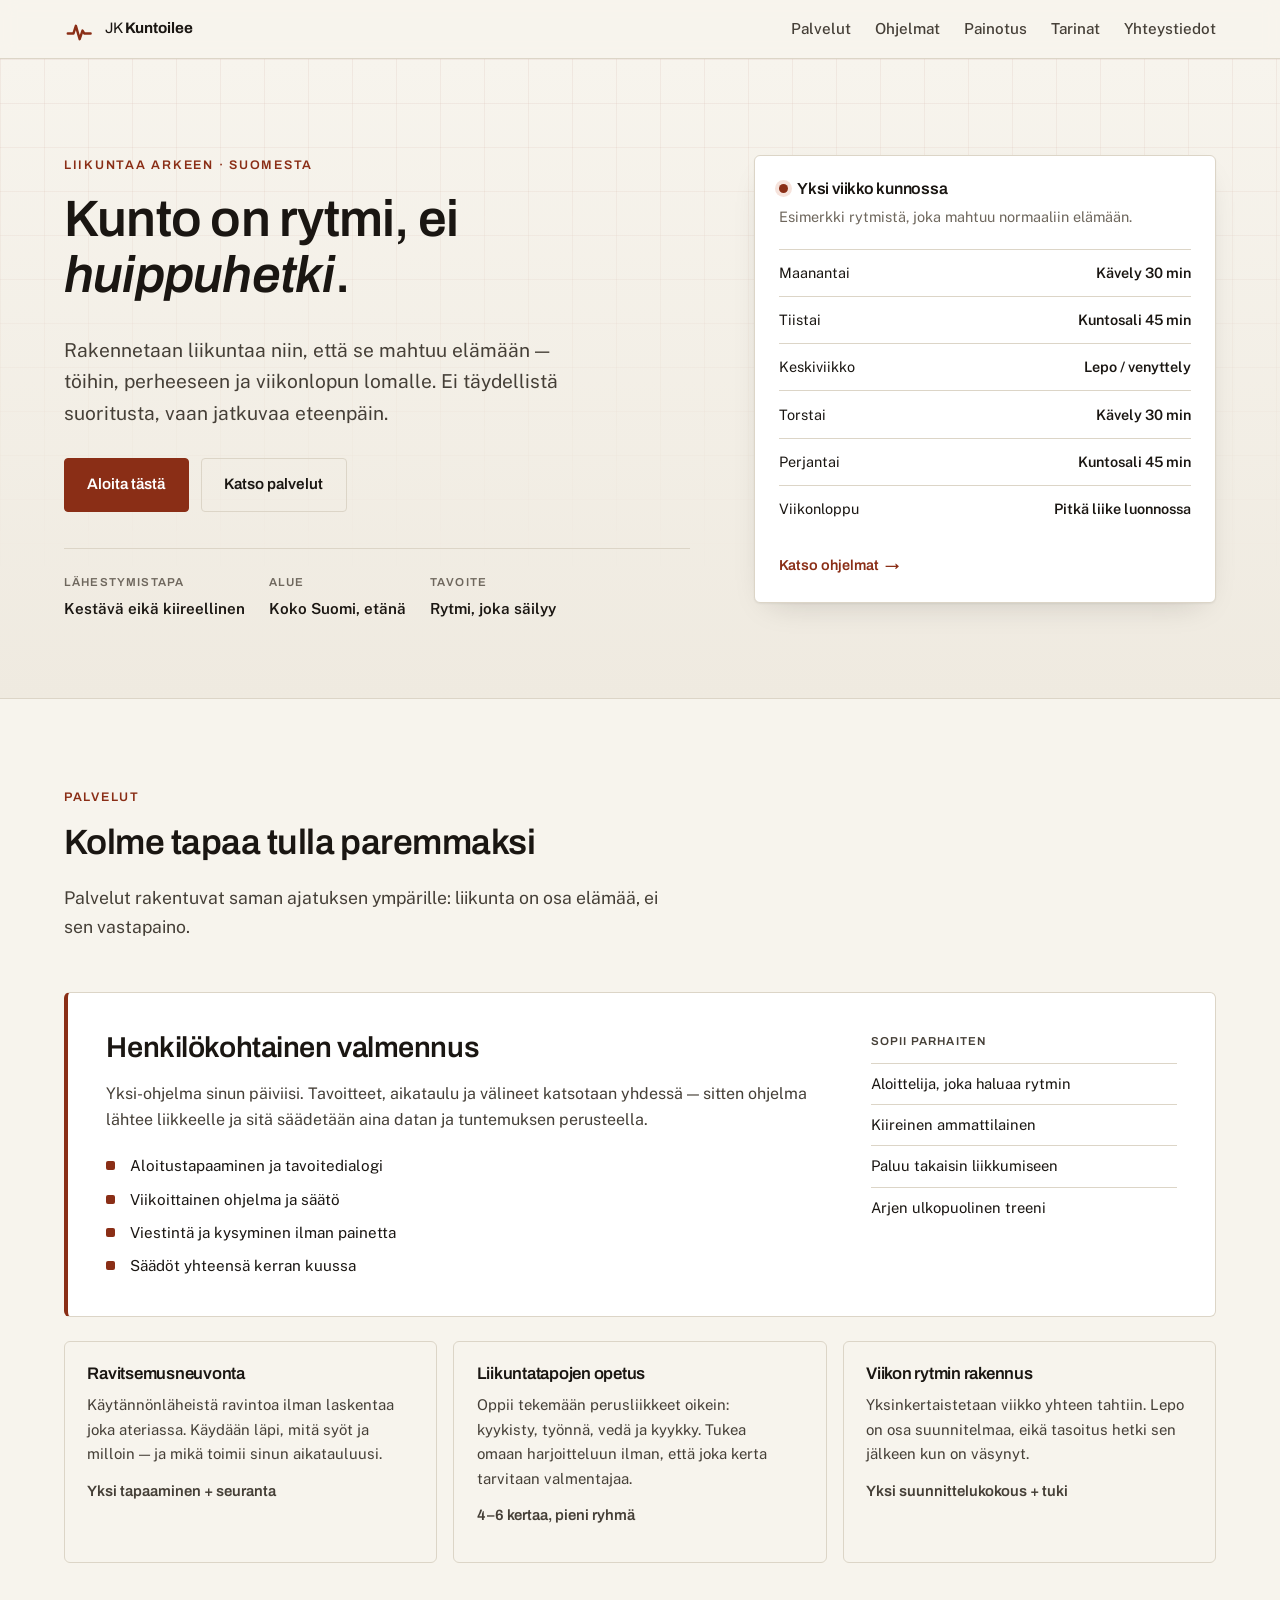
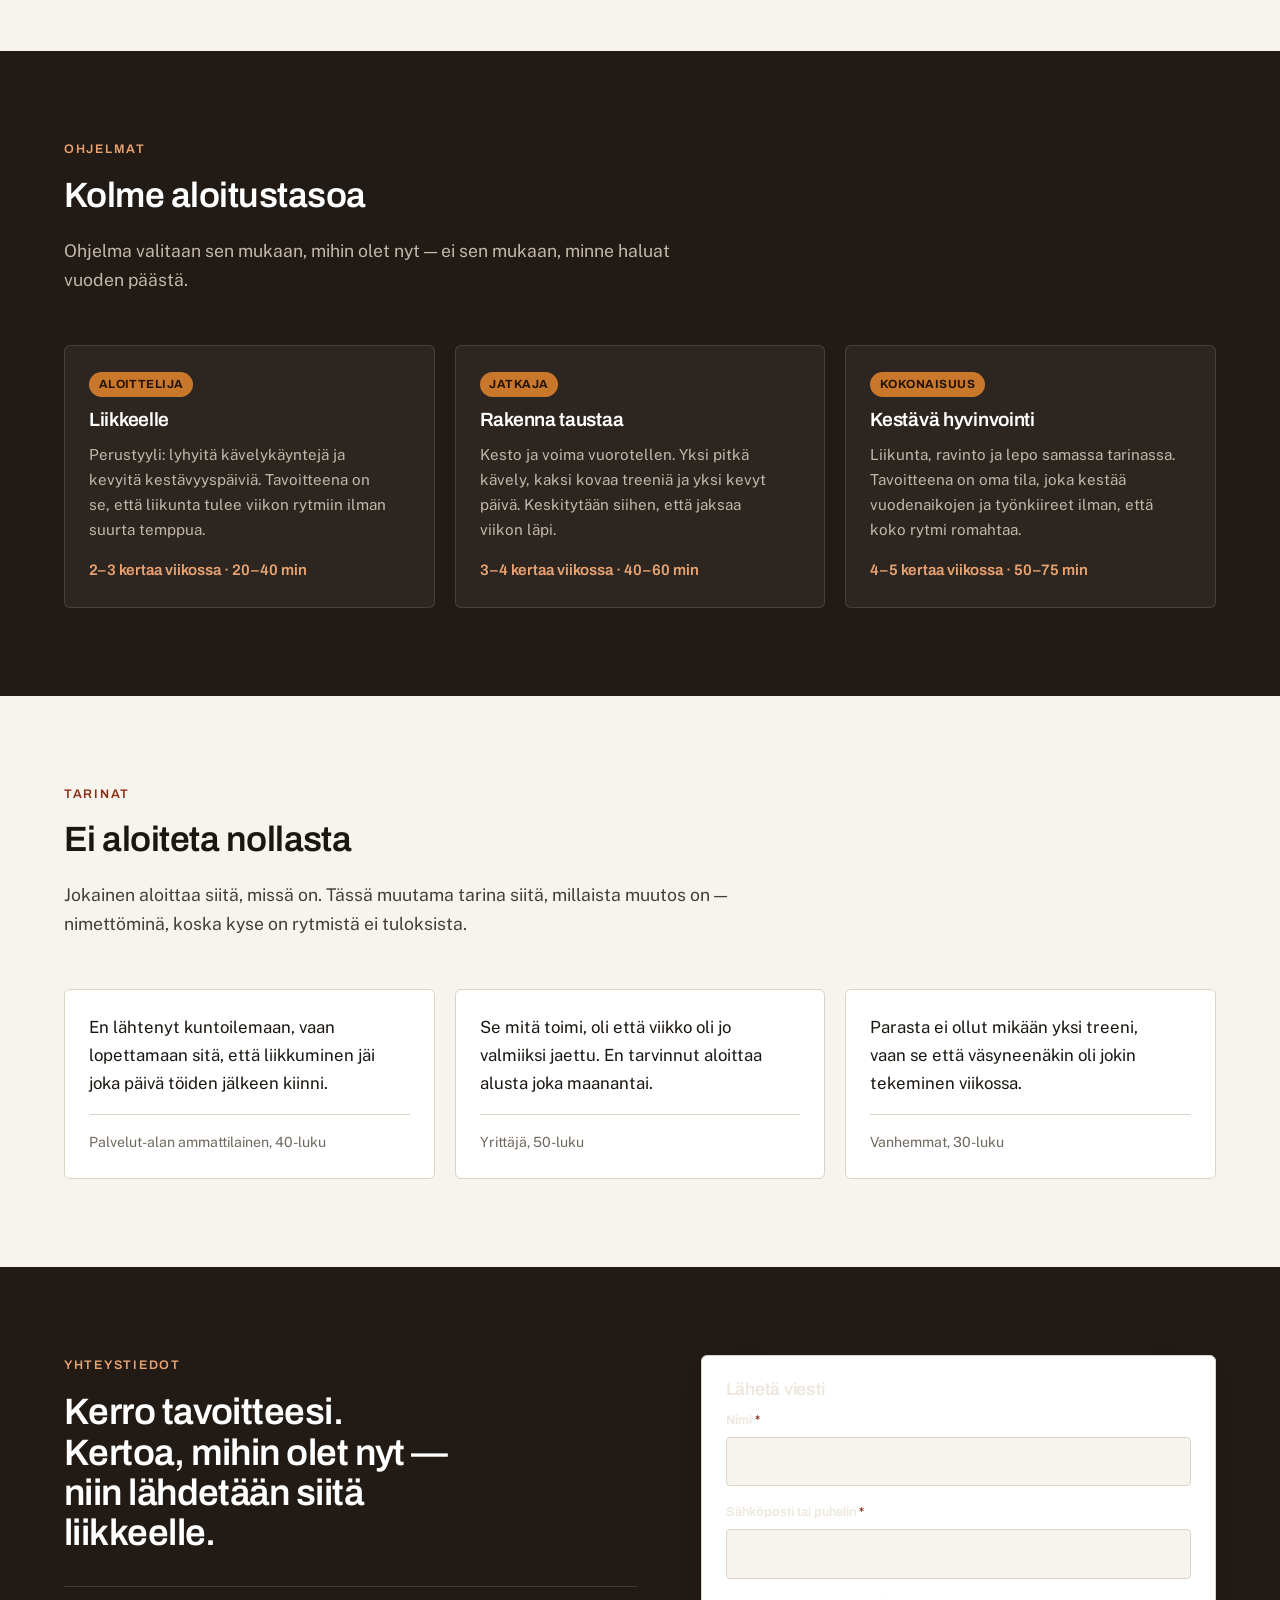
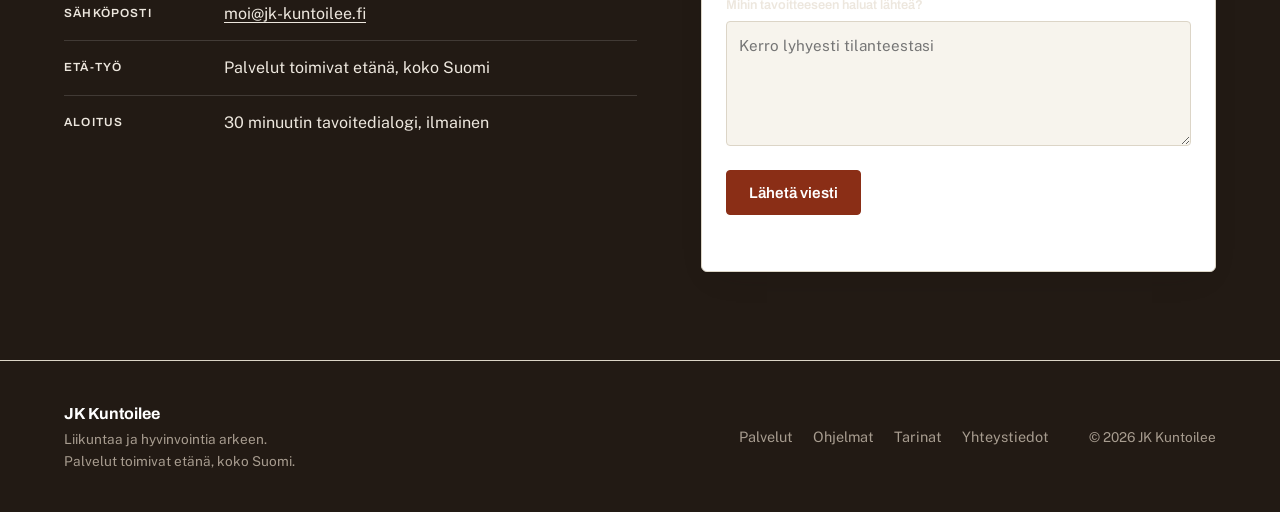
<file: index.html>
<!DOCTYPE html>
<html lang="fi">
<head>
<meta charset="utf-8">
<meta name="viewport" content="width=device-width, initial-scale=1">
<title>JK Kuntoilee — liikuntaa ja hyvinvointia arkeen</title>
<meta name="description" content="JK Kuntoilee — henkilökohtaista liikuntavalmennusta, ravintoneuvontaa ja kestävää hyvinvointia. Tavoitteena on rytmi, joka säilyy.">
<link rel="icon" href="favicon.svg" type="image/svg+xml">
<link rel="preconnect" href="https://fonts.googleapis.com">
<link rel="preconnect" href="https://fonts.gstatic.com" crossorigin>
<link href="https://fonts.googleapis.com/css2?family=Archivo:wght@400;500;600;700&family=Public+Sans:wght@400;500;600&display=swap" rel="stylesheet">
<link rel="stylesheet" href="styles.css">
</head>
<body>

<a class="skip" href="#sisalto">Siirry sisältöön</a>

<header class="site-head">
  <div class="wrap head-inner">
    <a class="brand" href="index.html">
      <svg class="brand-mark" viewBox="0 0 32 32" aria-hidden="true" focusable="false">
        <path d="M4 20.5h6l2.5-8 4 14 3-9 1.8 3H28" fill="none" stroke="currentColor"
              stroke-width="2.6" stroke-linecap="round" stroke-linejoin="round"/>
      </svg>
      <span class="brand-text">JK <strong>Kuntoilee</strong></span>
    </a>
    <nav class="nav" aria-label="Päävalikko">
      <a href="#palvelut">Palvelut</a>
      <a href="#ohjelmat">Ohjelmat</a>
      <a href="painotus.html">Painotus</a>
      <a href="#tarinat">Tarinat</a>
      <a href="#yhteystiedot">Yhteystiedot</a>
    </nav>
  </div>
</header>

<main id="sisalto">

  <section class="hero">
    <div class="wrap hero-grid">
      <div class="hero-copy">
        <p class="eyebrow">Liikuntaa arkeen · Suomesta</p>
        <h1>Kunto on rytmi, ei <em>huippuhetki</em>.</h1>
        <p class="lede">
          Rakennetaan liikuntaa niin, että se mahtuu elämään — töihin, perheeseen
          ja viikonlopun lomalle. Ei täydellistä suoritusta, vaan jatkuvaa eteenpäin.
        </p>
        <div class="hero-actions">
          <a class="btn" href="#yhteystiedot">Aloita tästä</a>
          <a class="btn btn-ghost" href="#palvelut">Katso palvelut</a>
        </div>
        <dl class="hero-facts">
          <div><dt>Lähestymistapa</dt><dd>Kestävä eikä kiireellinen</dd></div>
          <div><dt>Alue</dt><dd>Koko Suomi, etänä</dd></div>
          <div><dt>Tavoite</dt><dd>Rytmi, joka säilyy</dd></div>
        </dl>
      </div>

      <aside class="hero-card" aria-label="Viikon rytmi">
        <div class="hero-card-head">
          <span class="dot"></span>
          <h2>Yksi viikko kunnossa</h2>
        </div>
        <p class="hero-card-sub">Esimerkki rytmistä, joka mahtuu normaaliin elämään.</p>
        <ul class="hero-card-list">
          <li><span>Maanantai</span><strong>Kävely 30 min</strong></li>
          <li><span>Tiistai</span><strong>Kuntosali 45 min</strong></li>
          <li><span>Keskiviikko</span><strong>Lepo / venyttely</strong></li>
          <li><span>Torstai</span><strong>Kävely 30 min</strong></li>
          <li><span>Perjantai</span><strong>Kuntosali 45 min</strong></li>
          <li><span>Viikonloppu</span><strong>Pitkä liike luonnossa</strong></li>
        </ul>
        <a class="hero-card-link" href="#ohjelmat">Katso ohjelmat <span aria-hidden="true">→</span></a>
      </aside>
    </div>
  </section>

  <section class="section" id="palvelut">
    <div class="wrap">
      <header class="section-head">
        <p class="eyebrow">Palvelut</p>
        <h2>Kolme tapaa tulla paremmaksi</h2>
        <p class="section-lede">
          Palvelut rakentuvat saman ajatuksen ympärille: liikunta on osa elämää,
          ei sen vastapaino.
        </p>
      </header>

      <div class="service-lead">
        <div>
          <h3>Henkilökohtainen valmennus</h3>
          <p>
            Yksi-ohjelma sinun päiviisi. Tavoitteet, aikataulu ja välineet
            katsotaan yhdessä — sitten ohjelma lähtee liikkeelle ja sitä
            säädetään aina datan ja tuntemuksen perusteella.
          </p>
          <ul class="ticks">
            <li>Aloitustapaaminen ja tavoitedialogi</li>
            <li>Viikoittainen ohjelma ja säätö</li>
            <li>Viestintä ja kysyminen ilman painetta</li>
            <li>Säädöt yhteensä kerran kuussa</li>
          </ul>
        </div>
        <div class="service-lead-aside">
          <p class="aside-label">Sopii parhaiten</p>
          <ul class="aside-list">
            <li>Aloittelija, joka haluaa rytmin</li>
            <li>Kiireinen ammattilainen</li>
            <li>Paluu takaisin liikkumiseen</li>
            <li>Arjen ulkopuolinen treeni</li>
          </ul>
        </div>
      </div>

      <div class="service-row">
        <article class="service">
          <h3>Ravitsemusneuvonta</h3>
          <p>
            Käytännönläheistä ravintoa ilman laskentaa joka ateriassa.
            Käydään läpi, mitä syöt ja milloin — ja mikä toimii sinun
            aikatauluusi.
          </p>
          <p class="service-meta">Yksi tapaaminen + seuranta</p>
        </article>
        <article class="service">
          <h3>Liikuntatapojen opetus</h3>
          <p>
            Oppii tekemään perusliikkeet oikein: kyykisty, työnnä, vedä ja kyykky.
            Tukea omaan harjoitteluun ilman, että joka kerta tarvitaan valmentajaa.
          </p>
          <p class="service-meta">4–6 kertaa, pieni ryhmä</p>
        </article>
        <article class="service">
          <h3>Viikon rytmin rakennus</h3>
          <p>
            Yksinkertaistetaan viikko yhteen tahtiin. Lepo on osa suunnitelmaa,
            eikä tasoitus hetki sen jälkeen kun on väsynyt.
          </p>
          <p class="service-meta">Yksi suunnittelukokous + tuki</p>
        </article>
      </div>
    </div>
  </section>

  <section class="section section-alt" id="ohjelmat">
    <div class="wrap">
      <header class="section-head">
        <p class="eyebrow">Ohjelmat</p>
        <h2>Kolme aloitustasoa</h2>
        <p class="section-lede">
          Ohjelma valitaan sen mukaan, mihin olet nyt — ei sen mukaan, minne
          haluat vuoden päästä.
        </p>
      </header>

      <div class="levels">
        <article class="level">
          <span class="level-tag">Aloittelija</span>
          <h3>Liikkeelle</h3>
          <p>Perustyyli: lyhyitä kävelykäyntejä ja kevyitä kestävyyspäiviä. Tavoitteena on se, että liikunta tulee viikon rytmiin ilman suurta temppua.</p>
          <p class="level-meta">2–3 kertaa viikossa · 20–40 min</p>
        </article>
        <article class="level">
          <span class="level-tag">Jatkaja</span>
          <h3>Rakenna taustaa</h3>
          <p>Kesto ja voima vuorotellen. Yksi pitkä kävely, kaksi kovaa treeniä ja yksi kevyt päivä. Keskitytään siihen, että jaksaa viikon läpi.</p>
          <p class="level-meta">3–4 kertaa viikossa · 40–60 min</p>
        </article>
        <article class="level">
          <span class="level-tag">Kokonaisuus</span>
          <h3>Kestävä hyvinvointi</h3>
          <p>Liikunta, ravinto ja lepo samassa tarinassa. Tavoitteena on oma tila, joka kestää vuodenaikojen ja työnkiireet ilman, että koko rytmi romahtaa.</p>
          <p class="level-meta">4–5 kertaa viikossa · 50–75 min</p>
        </article>
      </div>
    </div>
  </section>

  <section class="section" id="tarinat">
    <div class="wrap">
      <header class="section-head">
        <p class="eyebrow">Tarinat</p>
        <h2>Ei aloiteta nollasta</h2>
        <p class="section-lede">
          Jokainen aloittaa siitä, missä on. Tässä muutama tarina siitä, millaista
          muutos on — nimettöminä, koska kyse on rytmistä ei tuloksista.
        </p>
      </header>
      <div class="quotes">
        <blockquote>
          <p>En lähtenyt kuntoilemaan, vaan lopettamaan sitä, että liikkuminen jäi joka päivä töiden jälkeen kiinni.</p>
          <cite>Palvelut-alan ammattilainen, 40-luku</cite>
        </blockquote>
        <blockquote>
          <p>Se mitä toimi, oli että viikko oli jo valmiiksi jaettu. En tarvinnut aloittaa alusta joka maanantai.</p>
          <cite>Yrittäjä, 50-luku</cite>
        </blockquote>
        <blockquote>
          <p>Parasta ei ollut mikään yksi treeni, vaan se että väsyneenäkin oli jokin tekeminen viikossa.</p>
          <cite>Vanhemmat, 30-luku</cite>
        </blockquote>
      </div>
    </div>
  </section>

  <section class="section section-alt" id="yhteystiedot">
    <div class="wrap contact-grid">
      <div class="contact-copy">
        <p class="eyebrow">Yhteystiedot</p>
        <h2>Kerro tavoitteesi. Kertoa, mihin olet nyt — niin lähdetään siitä liikkeelle.</h2>
        <ul class="contact-list">
          <li>
            <span class="contact-label">Sähköposti</span>
            <a href="mailto:moi@jk-kuntoilee.fi">moi@jk-kuntoilee.fi</a>
          </li>
          <li>
            <span class="contact-label">Etä-työ</span>
            <span>Palvelut toimivat etänä, koko Suomi</span>
          </li>
          <li>
            <span class="contact-label">Aloitus</span>
            <span>30 minuutin tavoitedialogi, ilmainen</span>
          </li>
        </ul>
      </div>

      <form class="contact-form" id="yhteydenotto" novalidate>
        <h3>Lähetä viesti</h3>
        <label class="field">
          <span>Nimi <em>*</em></span>
          <input type="text" name="nimi" autocomplete="name" required>
        </label>
        <label class="field">
          <span>Sähköposti tai puhelin <em>*</em></span>
          <input type="text" name="yhteys" autocomplete="email" required>
        </label>
        <label class="field">
          <span>Mihin tavoitteeseen haluat lähteä?</span>
          <textarea name="viesti" rows="4" placeholder="Kerro lyhyesti tilanteestasi"></textarea>
        </label>
        <button class="btn" type="submit">Lähetä viesti</button>
        <p class="form-note" id="form-note" role="status"></p>
      </form>
    </div>
  </section>

</main>

<footer class="site-foot">
  <div class="wrap foot-grid">
    <div>
      <p class="foot-brand">JK Kuntoilee</p>
      <p class="foot-small">Liikuntaa ja hyvinvointia arkeen.<br>Palvelut toimivat etänä, koko Suomi.</p>
    </div>
    <nav class="foot-nav" aria-label="Alavalikko">
      <a href="#palvelut">Palvelut</a>
      <a href="#ohjelmat">Ohjelmat</a>
      <a href="#tarinat">Tarinat</a>
      <a href="#yhteystiedot">Yhteystiedot</a>
    </nav>
    <p class="foot-small">© <span id="vuosi"></span> JK Kuntoilee</p>
  </div>
</footer>

<script src="script.js"></script>
</body>
</html>
</file>
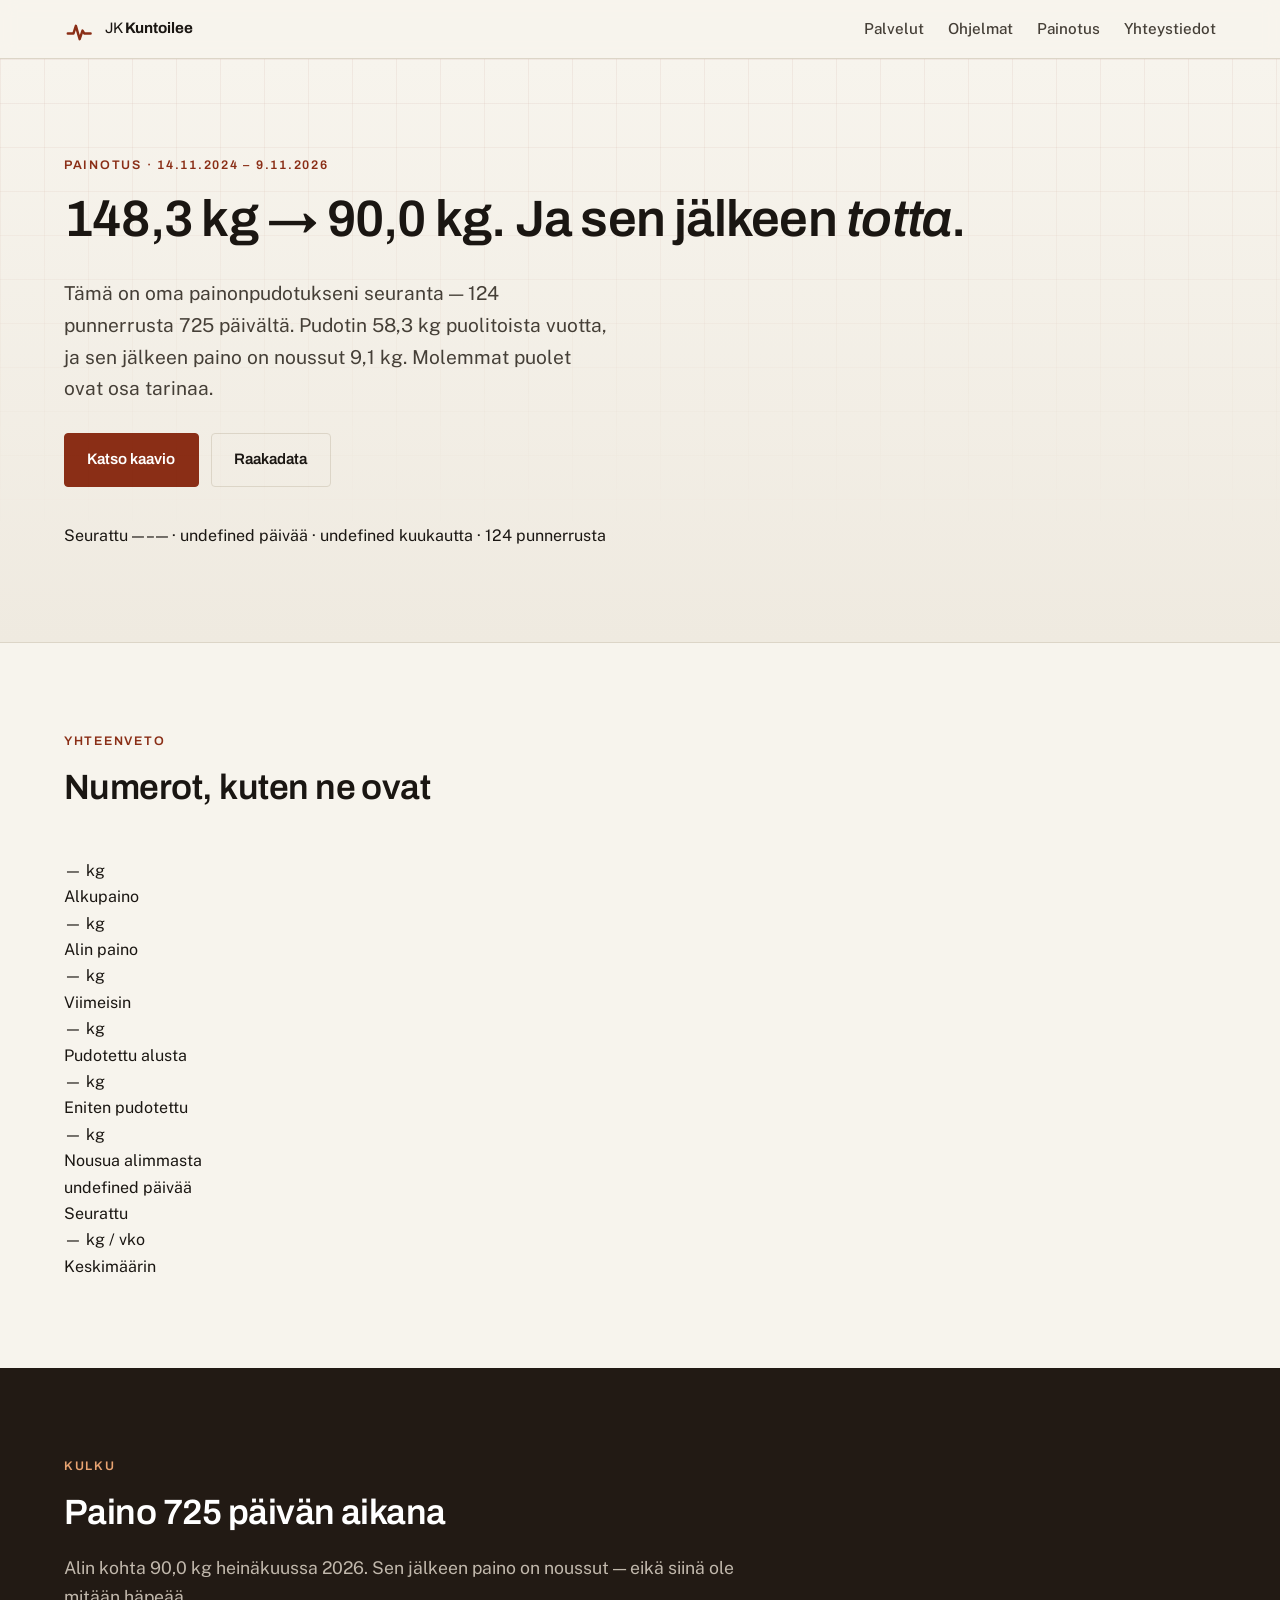
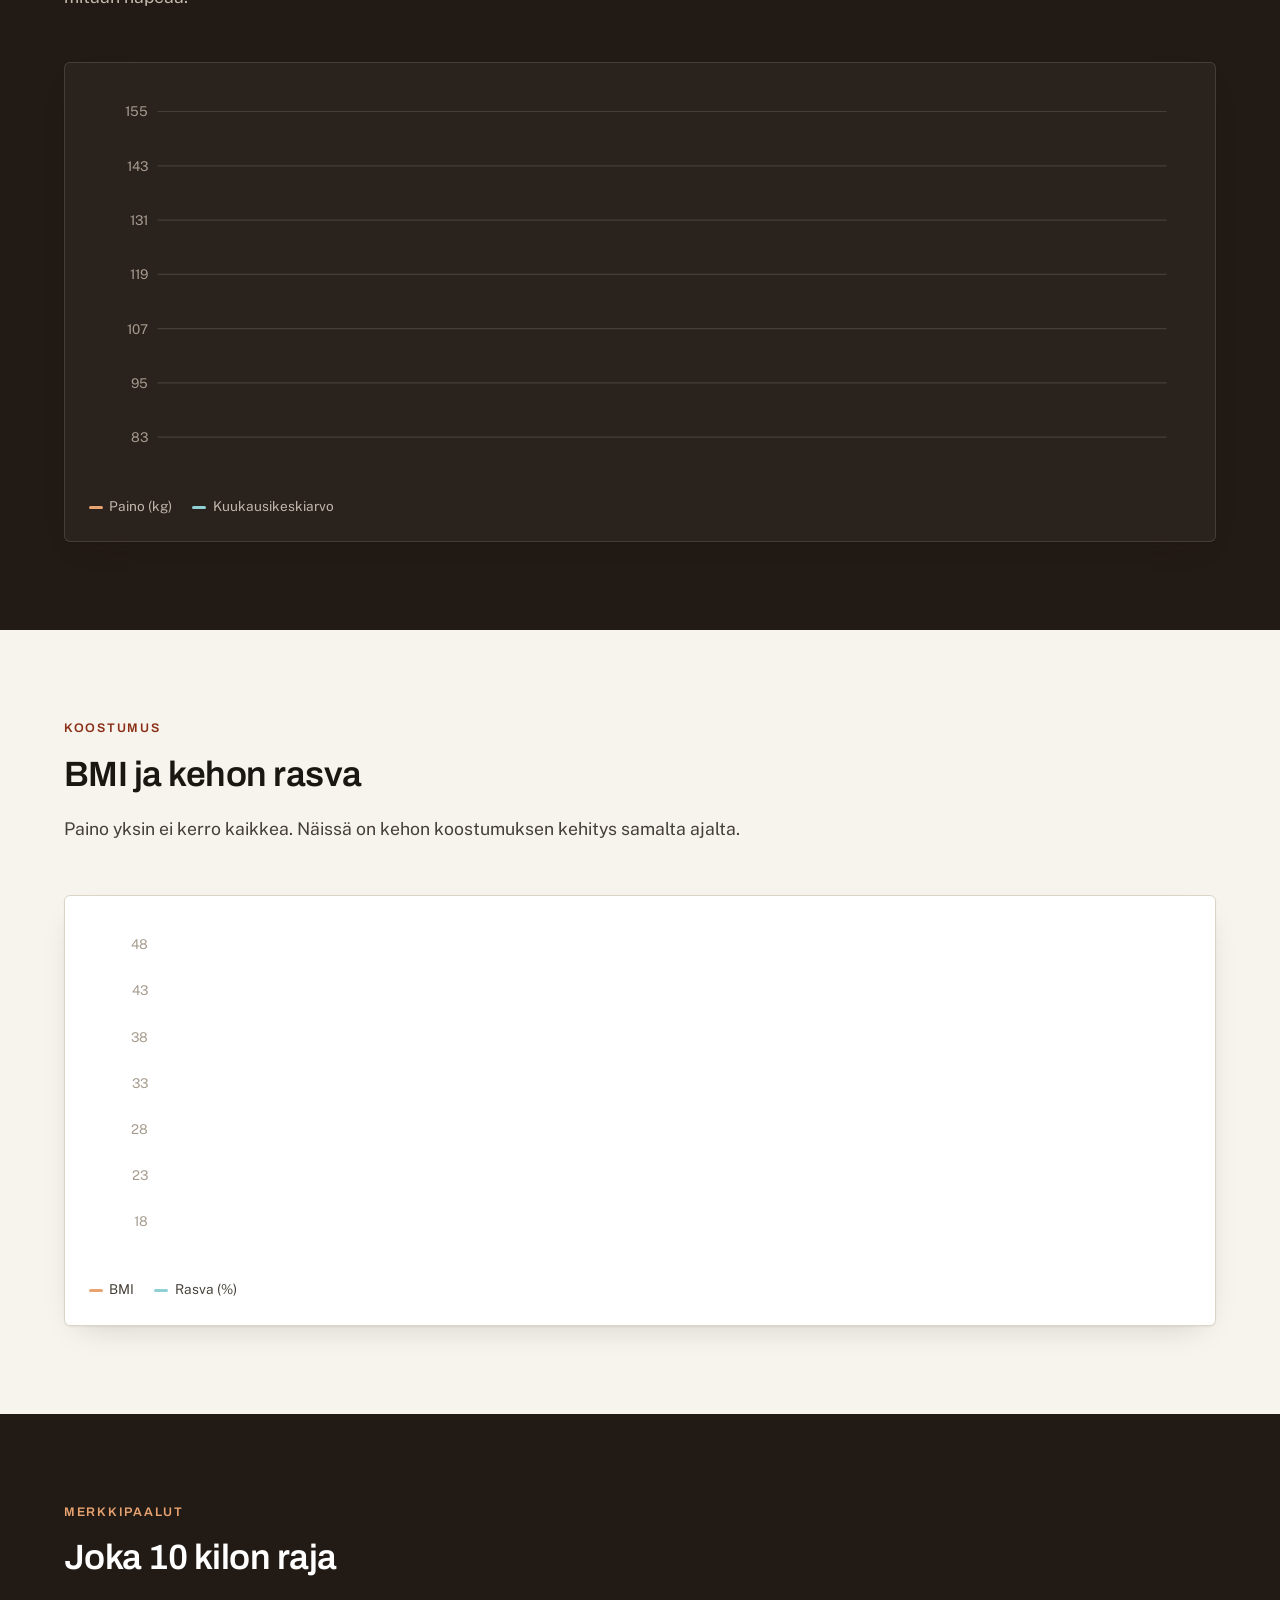
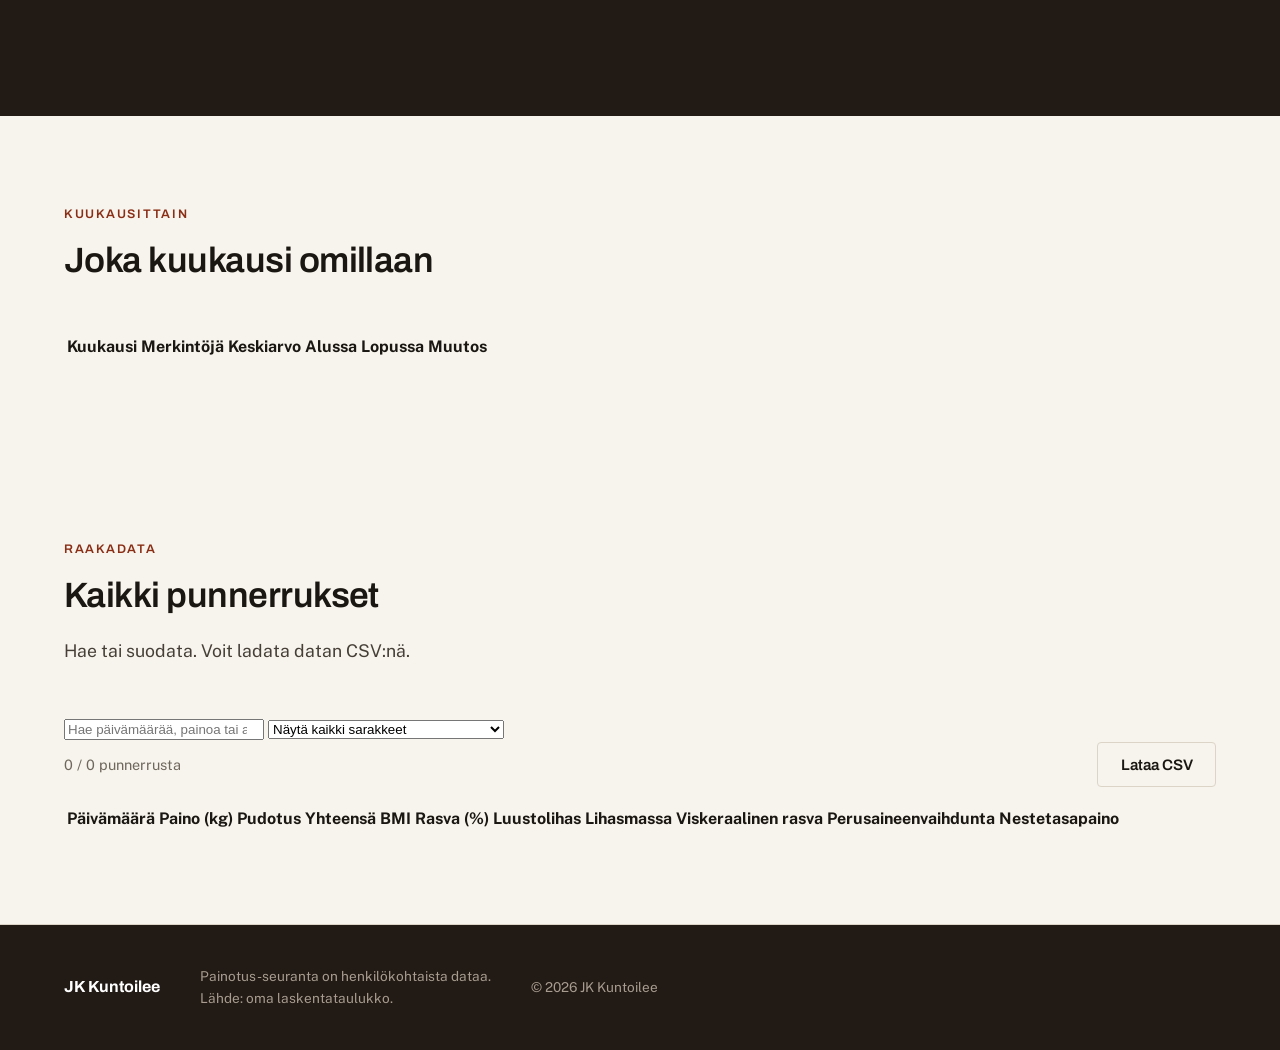
<file: painotus.html>
<!DOCTYPE html>
<html lang="fi">
<head>
<meta charset="utf-8">
<meta name="viewport" content="width=device-width, initial-scale=1">
<title>Painotus — JK Kuntoilee</title>
<meta name="description" content="Painonpudotuksen seuranta ja tilastot: 148,3 kg → 90,0 kg, 725 päivän seuranta.">
<link rel="icon" href="favicon.svg" type="image/svg+xml">
<link rel="preconnect" href="https://fonts.googleapis.com">
<link rel="preconnect" href="https://fonts.gstatic.com" crossorigin>
<link href="https://fonts.googleapis.com/css2?family=Archivo:wght@400;500;600;700&family=Public+Sans:wght@400;500;600&display=swap" rel="stylesheet">
<link rel="stylesheet" href="styles.css">
</head>
<body>

<a class="skip" href="#sisalto">Siirry sisältöön</a>

<header class="site-head">
  <div class="wrap head-inner">
    <a class="brand" href="index.html">
      <svg class="brand-mark" viewBox="0 0 32 32" aria-hidden="true" focusable="false">
        <path d="M4 20.5h6l2.5-8 4 14 3-9 1.8 3H28" fill="none" stroke="currentColor"
              stroke-width="2.6" stroke-linecap="round" stroke-linejoin="round"/>
      </svg>
      <span class="brand-text">JK <strong>Kuntoilee</strong></span>
    </a>
    <nav class="nav" aria-label="Päävalikko">
      <a href="index.html#palvelut">Palvelut</a>
      <a href="index.html#ohjelmat">Ohjelmat</a>
      <a href="painotus.html" aria-current="page">Painotus</a>
      <a href="index.html#yhteystiedot">Yhteystiedot</a>
    </nav>
  </div>
</header>

<main id="sisalto">

  <section class="hero">
    <div class="wrap">
      <p class="eyebrow">Painotus · 14.11.2024 – 9.11.2026</p>
      <h1>148,3 kg → 90,0 kg. Ja sen jälkeen <em>totta</em>.</h1>
      <p class="lede">
        Tämä on oma painonpudotukseni seuranta — 124 punnerrusta 725 päivältä.
        Pudotin 58,3 kg puolitoista vuotta, ja sen jälkeen paino on noussut
        9,1 kg. Molemmat puolet ovat osa tarinaa.
      </p>
      <div class="hero-actions">
        <a class="btn" href="#kaavio">Katso kaavio</a>
        <a class="btn btn-ghost" href="#data">Raakadata</a>
      </div>
      <p class="hero-note" id="generoitu"></p>
    </div>
  </section>

  <section class="section" id="yhteenveto">
    <div class="wrap">
      <header class="section-head">
        <p class="eyebrow">Yhteenveto</p>
        <h2>Numerot, kuten ne ovat</h2>
      </header>
      <div class="cards" id="kortit"></div>
    </div>
  </section>

  <section class="section section-alt" id="kaavio">
    <div class="wrap">
      <header class="section-head">
        <p class="eyebrow">Kulku</p>
        <h2>Paino 725 päivän aikana</h2>
        <p class="section-lede">
          Alin kohta 90,0 kg heinäkuussa 2026. Sen jälkeen paino on noussut —
          eikä siinä ole mitään häpeää.
        </p>
      </header>
      <div class="chart-box">
        <svg id="painokaavio" viewBox="0 0 900 320" preserveAspectRatio="none"
             role="img" aria-label="Painon kulku ajan mukaan"></svg>
        <div class="legend">
          <span><span class="sw sw-paino"></span>Paino (kg)</span>
          <span><span class="sw sw-trendi"></span>Kuukausikeskiarvo</span>
        </div>
      </div>
    </div>
  </section>

  <section class="section" id="koostumus">
    <div class="wrap">
      <header class="section-head">
        <p class="eyebrow">Koostumus</p>
        <h2>BMI ja kehon rasva</h2>
        <p class="section-lede">
          Paino yksin ei kerro kaikkea. Näissä on kehon koostumuksen
          kehitys samalta ajalta.
        </p>
      </header>
      <div class="chart-box">
        <svg id="bmikaavio" viewBox="0 0 900 280" preserveAspectRatio="none"
             role="img" aria-label="BMI:n ja rasvaprosentin kulku"></svg>
        <div class="legend">
          <span><span class="sw sw-bmi"></span>BMI</span>
          <span><span class="sw sw-rasva"></span>Rasva (%)</span>
        </div>
      </div>
    </div>
  </section>

  <section class="section section-alt" id="merkkipaalut">
    <div class="wrap">
      <header class="section-head">
        <p class="eyebrow">Merkkipaalut</p>
        <h2>Joka 10 kilon raja</h2>
      </header>
      <ol class="milestones" id="milestones"></ol>
    </div>
  </section>

  <section class="section" id="kuukaudet">
    <div class="wrap">
      <header class="section-head">
        <p class="eyebrow">Kuukausittain</p>
        <h2>Joka kuukausi omillaan</h2>
      </header>
      <div class="table-wrap">
        <table>
          <thead><tr>
            <th>Kuukausi</th><th>Merkintöjä</th><th>Keskiarvo</th><th>Alussa</th><th>Lopussa</th><th>Muutos</th>
          </tr></thead>
          <tbody id="kk-tbody"></tbody>
        </table>
      </div>
    </div>
  </section>

  <section class="section" id="data">
    <div class="wrap">
      <header class="section-head">
        <p class="eyebrow">Raakadata</p>
        <h2>Kaikki punnerrukset</h2>
        <p class="section-lede">
          Hae tai suodata. Voit ladata datan CSV:nä.
        </p>
      </header>
      <div class="controls">
        <input id="q" type="search" placeholder="Hae päivämäärää, painoa tai arvoa…" aria-label="Hae dataa">
        <select id="fKunta" aria-label="Suodata">
          <option value="">Näytä kaikki sarakkeet</option>
          <option value="perus">Vain perus (pvm, kg, pudotus, BMI)</option>
          <option value="koostumus">Vain koostumus (rasva, lihasmassa)</option>
        </select>
      </div>
      <div class="meta-row">
        <span id="tulosmaara"></span>
        <button id="csv" class="btn btn-ghost btn-small" type="button">Lataa CSV</button>
      </div>
      <div class="table-wrap">
        <table>
          <thead id="data-thead"></thead>
          <tbody id="data-tbody"></tbody>
        </table>
      </div>
    </div>
  </section>

</main>

<footer class="site-foot">
  <div class="wrap foot-grid">
    <p class="foot-brand">JK Kuntoilee</p>
    <p class="foot-small">Painotus-seuranta on henkilökohtaista dataa.<br>
    Lähde: oma laskentataulukko.</p>
    <p class="foot-small">© <span id="vuosi"></span> JK Kuntoilee</p>
  </div>
</footer>

<script src="data_painotus.js"></script>
<script src="painotus.js"></script>
</body>
</html>
</file>
<file: styles.css>
/* ============================================================
   JK Kuntoilee
   Pohjustus: paperi, syvä puunvärinen, amberi-huomio
   ============================================================ */

:root {
  --paper:      #F7F4ED;
  --paper-2:    #EFEAE0;
  --surface:    #FFFFFF;
  --ink:        #1A1612;
  --ink-soft:   #453F37;
  --muted:      #6E675D;
  --line:       #DCD5C7;

  --accent:     #8A2E16;
  --accent-ink: #FFFFFF;
  --accent-soft:#F6E3DC;

  --hi:         #C9772A;
  --hi-soft:    #F8E9D6;

  --font-head: "Archivo", "Helvetica Neue", Arial, sans-serif;
  --font-body: "Public Sans", system-ui, -apple-system, "Segoe UI", Roboto, sans-serif;

  --wrap: 72rem;
  --pad: clamp(1rem, 4vw, 3rem);
  --radius: 4px;
  --radius-lg: 6px;
  --shadow: 0 1px 2px rgba(26,22,18,.05), 0 12px 32px -16px rgba(26,22,18,.22);
}

*, *::before, *::after { box-sizing: border-box; }
html { scroll-behavior: smooth; }
body {
  margin: 0; background: var(--paper); color: var(--ink);
  font-family: var(--font-body); font-size: 1rem; line-height: 1.65;
  -webkit-font-smoothing: antialiased;
}
svg { display: block; max-width: 100%; }
h1, h2, h3 {
  font-family: var(--font-head); font-weight: 600; line-height: 1.1;
  letter-spacing: -.015em; margin: 0 0 .6em; text-wrap: pretty;
}
h1 { font-size: clamp(1.9rem, 4.4vw, 3.2rem); }
h2 { font-size: clamp(1.5rem, 3vw, 2.2rem); }
h3 { font-size: 1.15rem; }
p { margin: 0 0 1em; text-wrap: pretty; }
a { color: var(--accent); text-underline-offset: 3px; }
a:hover { text-decoration-thickness: 2px; }
.wrap { width: min(100% - (var(--pad) * 2), var(--wrap)); margin-inline: auto; }

.sr-only {
  position: absolute; width: 1px; height: 1px; padding: 0; margin: -1px;
  overflow: hidden; clip: rect(0 0 0 0); white-space: nowrap; border: 0;
}
.skip {
  position: absolute; left: 1rem; top: -4rem; z-index: 100;
  background: var(--ink); color: #fff; padding: .6rem 1rem; border-radius: var(--radius);
  transition: top .15s;
}
.skip:focus { top: 1rem; color: #fff; }
:focus-visible { outline: 3px solid var(--hi); outline-offset: 2px; }

.btn {
  display: inline-flex; align-items: center; justify-content: center; gap: .5rem;
  padding: .85rem 1.4rem; background: var(--accent); color: var(--accent-ink);
  font-family: var(--font-head); font-weight: 600; font-size: .95rem;
  text-decoration: none; border: 1px solid var(--accent); border-radius: var(--radius);
  cursor: pointer; transition: background .15s, transform .15s, box-shadow .15s;
}
.btn:hover { background: #6E2411; transform: translateY(-1px); box-shadow: var(--shadow); }
.btn-ghost { background: transparent; color: var(--ink); border-color: var(--line); }
.btn-ghost:hover { background: var(--surface); border-color: var(--ink); }

/* Ylätunniste */
.site-head {
  position: sticky; top: 0; z-index: 50;
  background: color-mix(in srgb, var(--paper) 88%, transparent);
  backdrop-filter: blur(8px); border-bottom: 1px solid var(--line);
}
.head-inner { display: flex; align-items: center; gap: 1.5rem; padding-block: .85rem; }
.brand {
  display: inline-flex; align-items: center; gap: .65rem;
  color: var(--ink); text-decoration: none;
  font-family: var(--font-head); font-size: .95rem; line-height: 1.15;
}
.brand-mark { width: 1.9rem; height: 1.9rem; color: var(--accent); flex: none; }
.brand-text strong { font-weight: 700; }
.nav { display: flex; align-items: center; gap: 1.5rem; margin-left: auto; }
.nav a { color: var(--ink-soft); text-decoration: none; font-size: .95rem; font-weight: 500; }
.nav a:hover { color: var(--ink); text-decoration: underline; text-underline-offset: 4px; }

/* Sankkari */
.hero {
  padding-block: clamp(3rem, 8vw, 6rem) clamp(2.5rem, 6vw, 5rem);
  background: linear-gradient(180deg, var(--paper) 0%, var(--paper-2) 100%);
  border-bottom: 1px solid var(--line); position: relative; overflow: hidden;
}
.hero::before {
  content: ""; position: absolute; inset: 0; pointer-events: none;
  background-image:
    linear-gradient(to right, rgba(138,46,22,.06) 1px, transparent 1px),
    linear-gradient(to bottom, rgba(138,46,22,.06) 1px, transparent 1px);
  background-size: 44px 44px;
  mask-image: linear-gradient(180deg, #000 0%, transparent 82%);
}
.hero-grid {
  position: relative;
  display: grid; grid-template-columns: minmax(0, 1.15fr) minmax(20rem, .85fr);
  gap: clamp(2rem, 5vw, 4.5rem); align-items: start;
}
.eyebrow {
  font-family: var(--font-head); font-size: .78rem; font-weight: 600;
  letter-spacing: .14em; text-transform: uppercase; color: var(--accent); margin: 0 0 1rem;
}
.lede { font-size: clamp(1.05rem, 1.6vw, 1.2rem); color: var(--ink-soft); max-width: 34rem; }
.hero-actions { display: flex; flex-wrap: wrap; gap: .75rem; margin: 1.75rem 0 2.25rem; }

.hero-facts {
  display: flex; flex-wrap: wrap; gap: 1.5rem;
  margin: 0; padding-top: 1.5rem; border-top: 1px solid var(--line);
}
.hero-facts > div { min-width: 8rem; }
.hero-facts dt {
  font-family: var(--font-head); font-size: .72rem; font-weight: 600;
  letter-spacing: .1em; text-transform: uppercase; color: var(--muted); margin-bottom: .25rem;
}
.hero-facts dd { margin: 0; font-weight: 600; font-size: .95rem; }

.hero-card {
  background: var(--surface); border: 1px solid var(--line);
  border-radius: var(--radius-lg); padding: 1.5rem; box-shadow: var(--shadow);
}
.hero-card-head { display: flex; align-items: center; gap: .6rem; margin-bottom: .5rem; }
.hero-card-head h2 { font-size: 1rem; margin: 0; }
.dot {
  width: 9px; height: 9px; border-radius: 50%;
  background: var(--accent); box-shadow: 0 0 0 4px var(--accent-soft); flex: none;
}
.hero-card-sub { font-size: .9rem; color: var(--muted); margin-bottom: 1.25rem; }
.hero-card-list { list-style: none; margin: 0 0 1.25rem; padding: 0; }
.hero-card-list li {
  display: flex; justify-content: space-between; gap: 1rem;
  padding: .7rem 0; border-top: 1px solid var(--line); font-size: .9rem;
}
.hero-card-list strong { font-weight: 600; text-align: right; }
.hero-card-link {
  display: inline-flex; align-items: center; gap: .4rem;
  font-family: var(--font-head); font-weight: 600; font-size: .9rem; text-decoration: none;
}
.hero-card-link:hover { text-decoration: underline; text-underline-offset: 4px; }

/* Osiot */
.section { padding-block: clamp(3rem, 7vw, 5.5rem); }
.section-alt { background: #221A14; color: #EDE7DE; }
.section-alt .section-lede { color: #C1B8AC; }
.section-alt h2 { color: #fff; }
.section-alt .eyebrow { color: #E8A371; }
.section-head { max-width: 44rem; margin-bottom: clamp(2rem, 4vw, 3.5rem); }
.section-lede { font-size: 1.1rem; color: var(--ink-soft); }

/* Palvelut */
.service-lead {
  display: grid; grid-template-columns: minmax(0, 1.4fr) minmax(15rem, .6fr);
  gap: clamp(2rem, 4vw, 3.5rem);
  padding: clamp(1.5rem, 3vw, 2.5rem);
  background: var(--surface); border: 1px solid var(--line);
  border-left: 4px solid var(--accent);
  border-radius: var(--radius-lg); margin-bottom: 1.5rem;
}
.service-lead h3 { font-size: clamp(1.3rem, 2.4vw, 1.8rem); }
.service-lead p { color: var(--ink-soft); }
.aside-label {
  font-family: var(--font-head); font-size: .72rem; font-weight: 600;
  letter-spacing: .1em; text-transform: uppercase; color: var(--muted); margin-bottom: .75rem;
}
.aside-list { list-style: none; margin: 0; padding: 0; }
.aside-list li { padding: .5rem 0; border-top: 1px solid var(--line); font-size: .92rem; }
.ticks { list-style: none; margin: 1.25rem 0 0; padding: 0; display: grid; gap: .5rem; }
.ticks li { position: relative; padding-left: 1.5rem; font-size: .95rem; }
.ticks li::before {
  content: ""; position: absolute; left: 0; top: .5rem;
  width: 9px; height: 9px; border-radius: 2px; background: var(--accent);
}

.service-row { display: grid; grid-template-columns: repeat(3, minmax(0, 1fr)); gap: 1rem; }
.service {
  background: var(--paper); border: 1px solid var(--line);
  border-radius: var(--radius-lg); padding: 1.4rem;
}
.service h3 { font-size: 1.05rem; }
.service p { font-size: .93rem; color: var(--ink-soft); margin-bottom: .75rem; }
.service-meta {
  font-family: var(--font-head); font-size: .8rem; font-weight: 600;
  color: var(--accent); margin: 0;
}

/* Ohjelmat */
.levels { display: grid; grid-template-columns: repeat(3, minmax(0, 1fr)); gap: 1.25rem; }
.level {
  background: rgba(255,255,255,.05); border: 1px solid rgba(255,255,255,.12);
  border-radius: var(--radius-lg); padding: 1.5rem;
}
.level-tag {
  display: inline-block; padding: .2rem .6rem; margin-bottom: .75rem;
  background: var(--hi); color: #241305; border-radius: 999px;
  font-family: var(--font-head); font-size: .74rem; font-weight: 700;
  letter-spacing: .04em; text-transform: uppercase;
}
.level h3 { color: #fff; font-size: 1.2rem; }
.level p { color: #C1B8AC; font-size: .95rem; }
.level-meta {
  font-family: var(--font-head); font-size: .82rem; font-weight: 600;
  color: #E8A371 !important; margin: 0;
}

/* Tarinat */
.quotes { display: grid; grid-template-columns: repeat(3, minmax(0, 1fr)); gap: 1.25rem; }
blockquote {
  margin: 0; padding: 1.5rem;
  background: var(--surface); border: 1px solid var(--line);
  border-radius: var(--radius-lg);
}
blockquote p { font-size: 1.05rem; }
blockquote cite {
  display: block; font-style: normal; color: var(--muted); font-size: .88rem;
  margin-top: 1rem; padding-top: 1rem; border-top: 1px solid var(--line);
}

/* Yhteystiedot */
.contact-grid {
  display: grid; grid-template-columns: minmax(0, 1fr) minmax(18rem, .9fr);
  gap: clamp(2rem, 5vw, 4rem); align-items: start;
}
.contact-copy h2 { font-size: clamp(1.6rem, 3vw, 2.3rem); max-width: 24rem; }
.contact-list { list-style: none; margin: 2rem 0 0; padding: 0; }
.contact-list li {
  display: grid; grid-template-columns: 9rem 1fr; gap: 1rem;
  padding: .85rem 0; border-top: 1px solid rgba(255,255,255,.14);
}
.contact-label {
  font-family: var(--font-head); font-size: .74rem; font-weight: 600;
  letter-spacing: .1em; text-transform: uppercase; color: #A79C8F;
  padding-top: .2rem;
}
.contact-list a, .contact-list span { color: #EDE7DE; }

.contact-form {
  background: var(--surface); border: 1px solid var(--line);
  border-radius: var(--radius-lg); padding: 1.5rem; box-shadow: var(--shadow);
}
.contact-form h3 { font-size: 1.1rem; }
.field { display: block; margin-bottom: 1rem; }
.field span { display: block; font-family: var(--font-head); font-size: .8rem; font-weight: 600; margin-bottom: .35rem; }
.field em { color: var(--accent); font-style: normal; }
.field input, .field textarea {
  width: 100%; padding: .7rem .8rem; font: inherit; font-size: .95rem; color: var(--ink);
  background: var(--paper); border: 1px solid var(--line); border-radius: var(--radius);
}
.field input:focus, .field textarea:focus {
  outline: 3px solid var(--hi-soft); border-color: var(--hi); background: #fff;
}
.field textarea { resize: vertical; min-height: 6rem; }
.form-note { margin: .75rem 0 0; font-size: .88rem; min-height: 1.4em; }
.form-note.ok { color: #1F6B3A; }
.form-note.err { color: var(--accent); }

/* Alatunniste */
.site-foot { background: #221A14; color: #A79C8F; padding-block: 2.5rem; border-top: 1px solid var(--line); }
.foot-grid { display: flex; flex-wrap: wrap; align-items: center; gap: 1.5rem 2.5rem; }
.foot-brand { font-family: var(--font-head); font-weight: 700; color: #fff; margin: 0; font-size: 1rem; }
.foot-small { font-size: .85rem; margin: 0; }
.foot-nav { display: flex; flex-wrap: wrap; gap: 1.25rem; margin-left: auto; }
.foot-nav a { color: #A79C8F; text-decoration: none; font-size: .9rem; }
.foot-nav a:hover { color: #fff; text-decoration: underline; text-underline-offset: 4px; }

/* Responsiivisuus */
@media (max-width: 62rem) {
  .hero-grid { grid-template-columns: 1fr; }
  .hero-card { max-width: 30rem; }
  .service-lead { grid-template-columns: 1fr; }
  .levels { grid-template-columns: 1fr; }
  .quotes { grid-template-columns: 1fr; }
  .contact-grid { grid-template-columns: 1fr; }
}
@media (max-width: 40rem) {
  .nav { display: none; }
  .service-row { grid-template-columns: 1fr; }
  .contact-list li { grid-template-columns: 1fr; gap: .15rem; }
  .hero-facts { gap: 1rem; }
}
@media (prefers-reduced-motion: reduce) {
  html { scroll-behavior: auto; }
  *, *::before, *::after { transition: none !important; animation: none !important; }
}

/* ============================================================
   Painotus-sivu
   ============================================================ */

.chart-box {
  background: var(--surface); border: 1px solid var(--line);
  border-radius: var(--radius-lg); padding: 1.5rem; box-shadow: var(--shadow);
}
.section-alt .chart-box {
  background: rgba(255,255,255,.04); border-color: rgba(255,255,255,.12);
}
.chart-box svg { width: 100%; height: auto; display: block; }
.legend {
  display: flex; flex-wrap: wrap; gap: 1.25rem; margin-top: 1rem;
  font-size: .85rem; color: var(--ink-soft);
}
.section-alt .legend { color: #C1B8AC; }
.sw {
  display: inline-block; width: 14px; height: 3px; border-radius: 2px;
  margin-right: .4rem; vertical-align: middle;
}
.sw-paino { background: #E8A371; }
.sw-trendi { background: #8FD0D4; }
.sw-bmi { background: #E8A371; }
.sw-rasva { background: #8FD0D4; }

/* Merkkipaalut */
.milestones { list-style: none; margin: 0; padding: 0; }
.milestones li {
  display: flex; align-items: baseline; gap: 1.25rem;
  padding: 1rem 0; border-top: 1px solid rgba(255,255,255,.14);
}
.ms-n {
  font-family: var(--font-head); font-size: 1.9rem; font-weight: 700;
  color: #E8A371; min-width: 4rem; font-variant-numeric: tabular-nums;
}
.milestones h3 { color: #fff; margin: 0 0 .2rem; font-size: 1.05rem; }
.milestones p { margin: 0; color: #C1B8AC; font-size: .9rem; }

/* Data-taulukko */
td.mono.down { color: #7FBF8E; }
td.mono.up { color: #E08A6A; }
.controls input[type=search] { flex: 1; min-width: 200px; }
.meta-row {
  display: flex; align-items: center; justify-content: space-between; gap: 1rem;
  margin-bottom: 1rem; color: var(--muted); font-size: .9rem;
}

@media (max-width: 50rem) {
  .milestones li { gap: .85rem; }
  .ms-n { font-size: 1.4rem; min-width: 3rem; }
}
</file>
